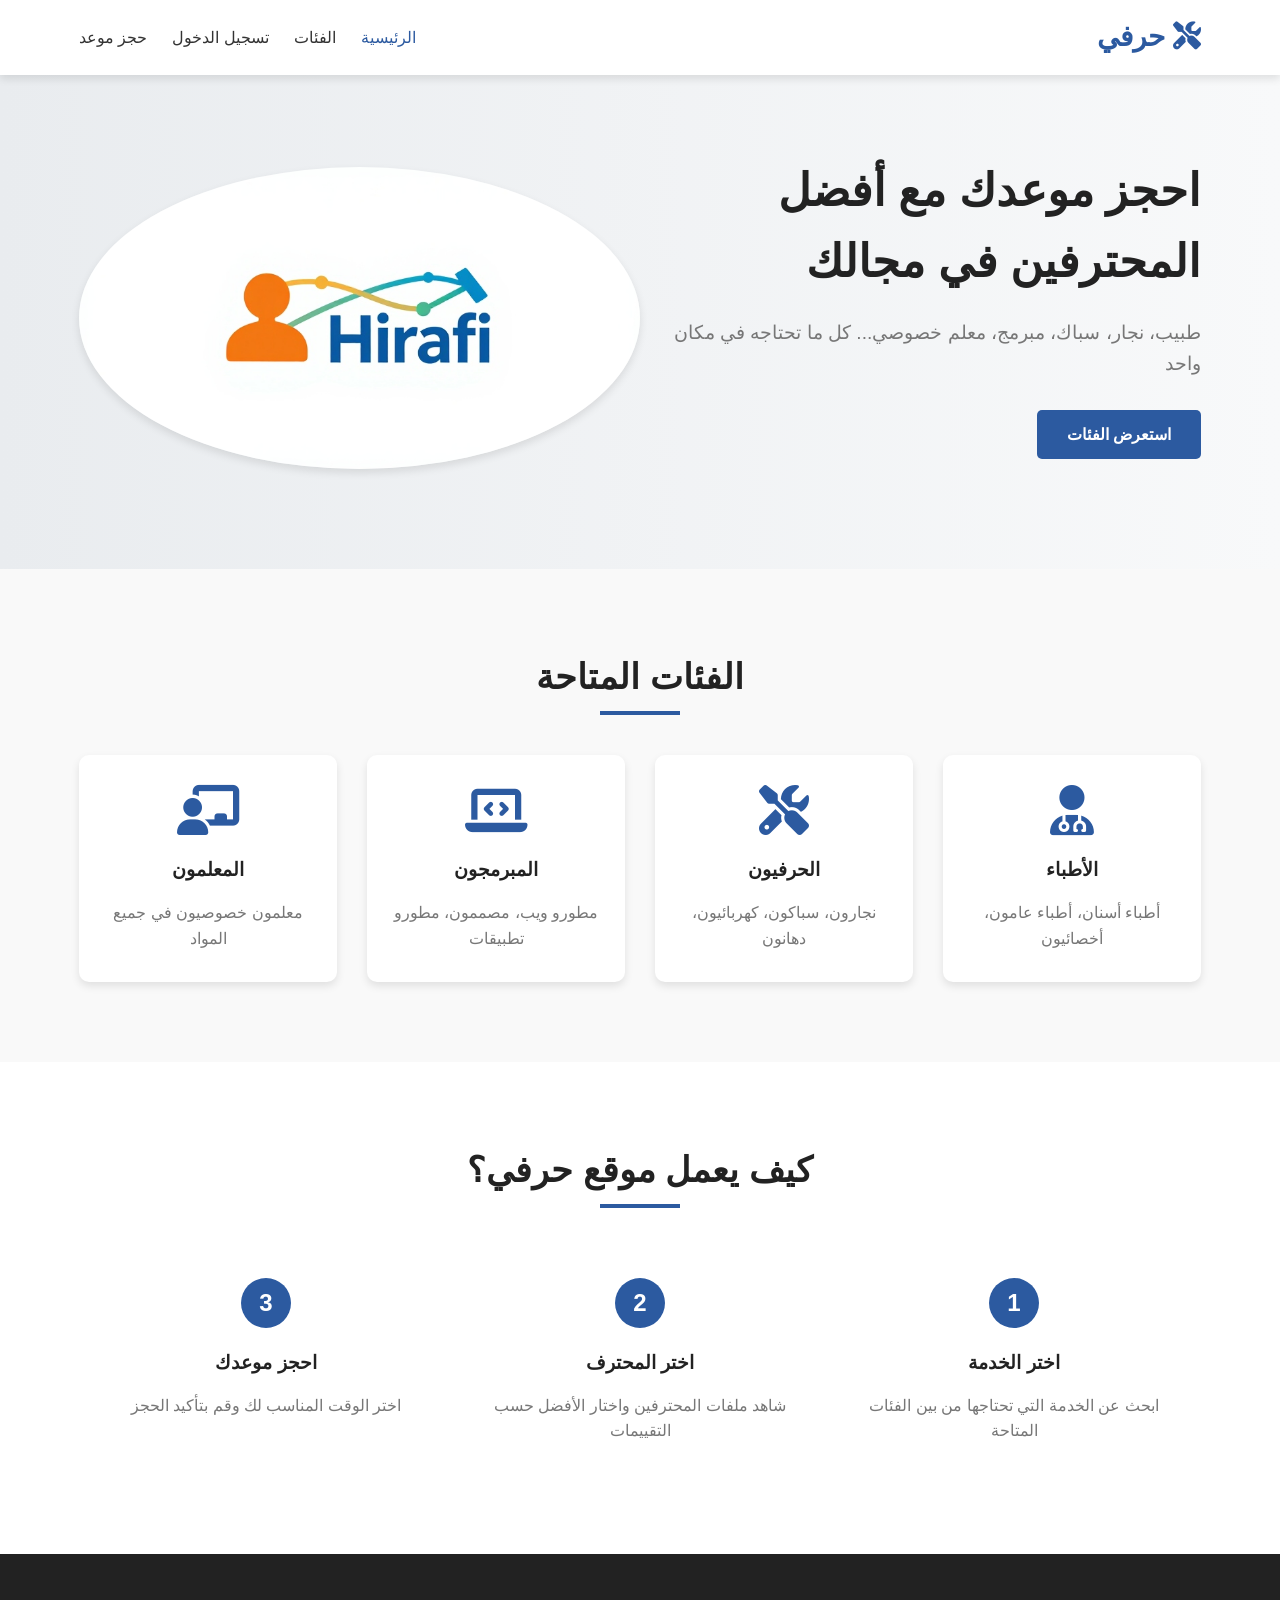
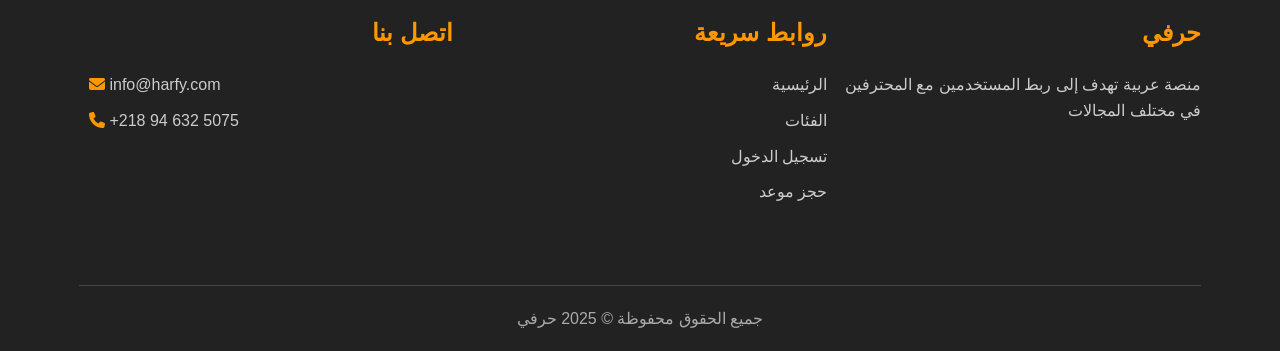
<file: index.html>
<!DOCTYPE html>
<html lang="ar" dir="rtl">
<head>
    <meta charset="UTF-8">
    <meta name="viewport" content="width=device-width, initial-scale=1.0">
    <title>حرفي - منصة حجز المواعيد مع المحترفين</title>
    <link rel="stylesheet" href="CSS/style.css">
    <link rel="stylesheet" href="https://cdnjs.cloudflare.com/ajax/libs/font-awesome/6.4.0/css/all.min.css">
</head>
<body>
    <!-- شريط التنقل -->
    <nav class="navbar">
        <div class="container">
            <a href="index.html" class="logo"><i class="fas fa-tools"> </i> حرفي</a>
            <input type="checkbox" id="menu-toggle" class="menu-checkbox">
            <label for="menu-toggle" class="menu-toggle">
                <i class="fas fa-bars"></i>
            </label>
            <ul class="nav-links">
                <li><a href="index.html" class="active">الرئيسية</a></li>
                <li><a href="categories.html">الفئات</a></li>
                <li><a href="login.html">تسجيل الدخول</a></li>
                <li><a href="booking.html">حجز موعد</a></li>
               
            </ul>
        </div>
    </nav>

    <!-- قسم الهيرو -->
    <section class="hero">
        <div class="container">
            <div class="hero-content">
                <h1>احجز موعدك مع أفضل المحترفين في مجالك</h1>
                <p>طبيب، نجار، سباك، مبرمج، معلم خصوصي... كل ما تحتاجه في مكان واحد</p>
                <a href="categories.html" class="btn-primary">استعرض الفئات</a>
            </div>
            <div class="hero-image">
                <img src="img/eng/output (3).jpg" alt="حرفي - احجز مع محترف">
            </div>
        </div>
    </section>

    <!-- قسم الفئات -->
    <section class="categories">
        <div class="container">
            <h2 class="section-title">الفئات المتاحة</h2>
            <div class="categories-grid">
                <div class="category-card">
                    <i class="fas fa-user-md"></i>
                    <h3>الأطباء</h3>
                    <p>أطباء أسنان، أطباء عامون، أخصائيون</p>
                </div>
                <div class="category-card">
                    <i class="fas fa-tools"></i>
                    <h3>الحرفيون</h3>
                    <p>نجارون، سباكون، كهربائيون، دهانون</p>
                </div>
                <div class="category-card">
                    <i class="fas fa-laptop-code"></i>
                    <h3>المبرمجون</h3>
                    <p>مطورو ويب، مصممون، مطورو تطبيقات</p>
                </div>
                <div class="category-card">
                    <i class="fas fa-chalkboard-teacher"></i>
                    <h3>المعلمون</h3>
                    <p>معلمون خصوصيون في جميع المواد</p>
                </div>
            </div>
        </div>
    </section>

    <!-- قسم كيف يعمل الموقع -->
    <section class="how-it-works">
        <div class="container">
            <h2 class="section-title">كيف يعمل موقع حرفي؟</h2>
            <div class="steps">
                <div class="step">
                    <span class="step-number">1</span>
                    <h3>اختر الخدمة</h3>
                    <p>ابحث عن الخدمة التي تحتاجها من بين الفئات المتاحة</p>
                </div>
                <div class="step">
                    <span class="step-number">2</span>
                    <h3>اختر المحترف</h3>
                    <p>شاهد ملفات المحترفين واختار الأفضل حسب التقييمات</p>
                </div>
                <div class="step">
                    <span class="step-number">3</span>
                    <h3>احجز موعدك</h3>
                    <p>اختر الوقت المناسب لك وقم بتأكيد الحجز</p>
                </div>
                
            </div>
        </div>
    </section>

    <!-- التذييل -->
    <footer class="footer">
        <div class="container">
            <div class="footer-content">
                <div class="footer-section">
                    <h3>حرفي</h3>
                    <p>منصة عربية تهدف إلى ربط المستخدمين مع المحترفين في مختلف المجالات</p>
                </div>
                <div class="footer-section">
                    <h3>روابط سريعة</h3>
                    <ul>
                        <li><a href="index.html">الرئيسية</a></li>
                        <li><a href="categories.html">الفئات</a></li>
                        <li><a href="login.html">تسجيل الدخول</a></li>
                        <li><a href="booking.html">حجز موعد</a></li>
                    </ul>
                </div>
                   <div class="footer-section">
                    <h3>اتصل بنا</h3>
                    <p dir="ltr"><i class="fas fa-envelope"></i> info@harfy.com</p>
                    <p dir="ltr"><i class="fas fa-phone" ></i> +218 94 632 5075</p>
                </div>
            </div>
            <div class="footer-bottom">
                <p>جميع الحقوق محفوظة &copy; 2025 حرفي</p>
            </div>
        </div>
    </footer>
</body>

</html>
</file>
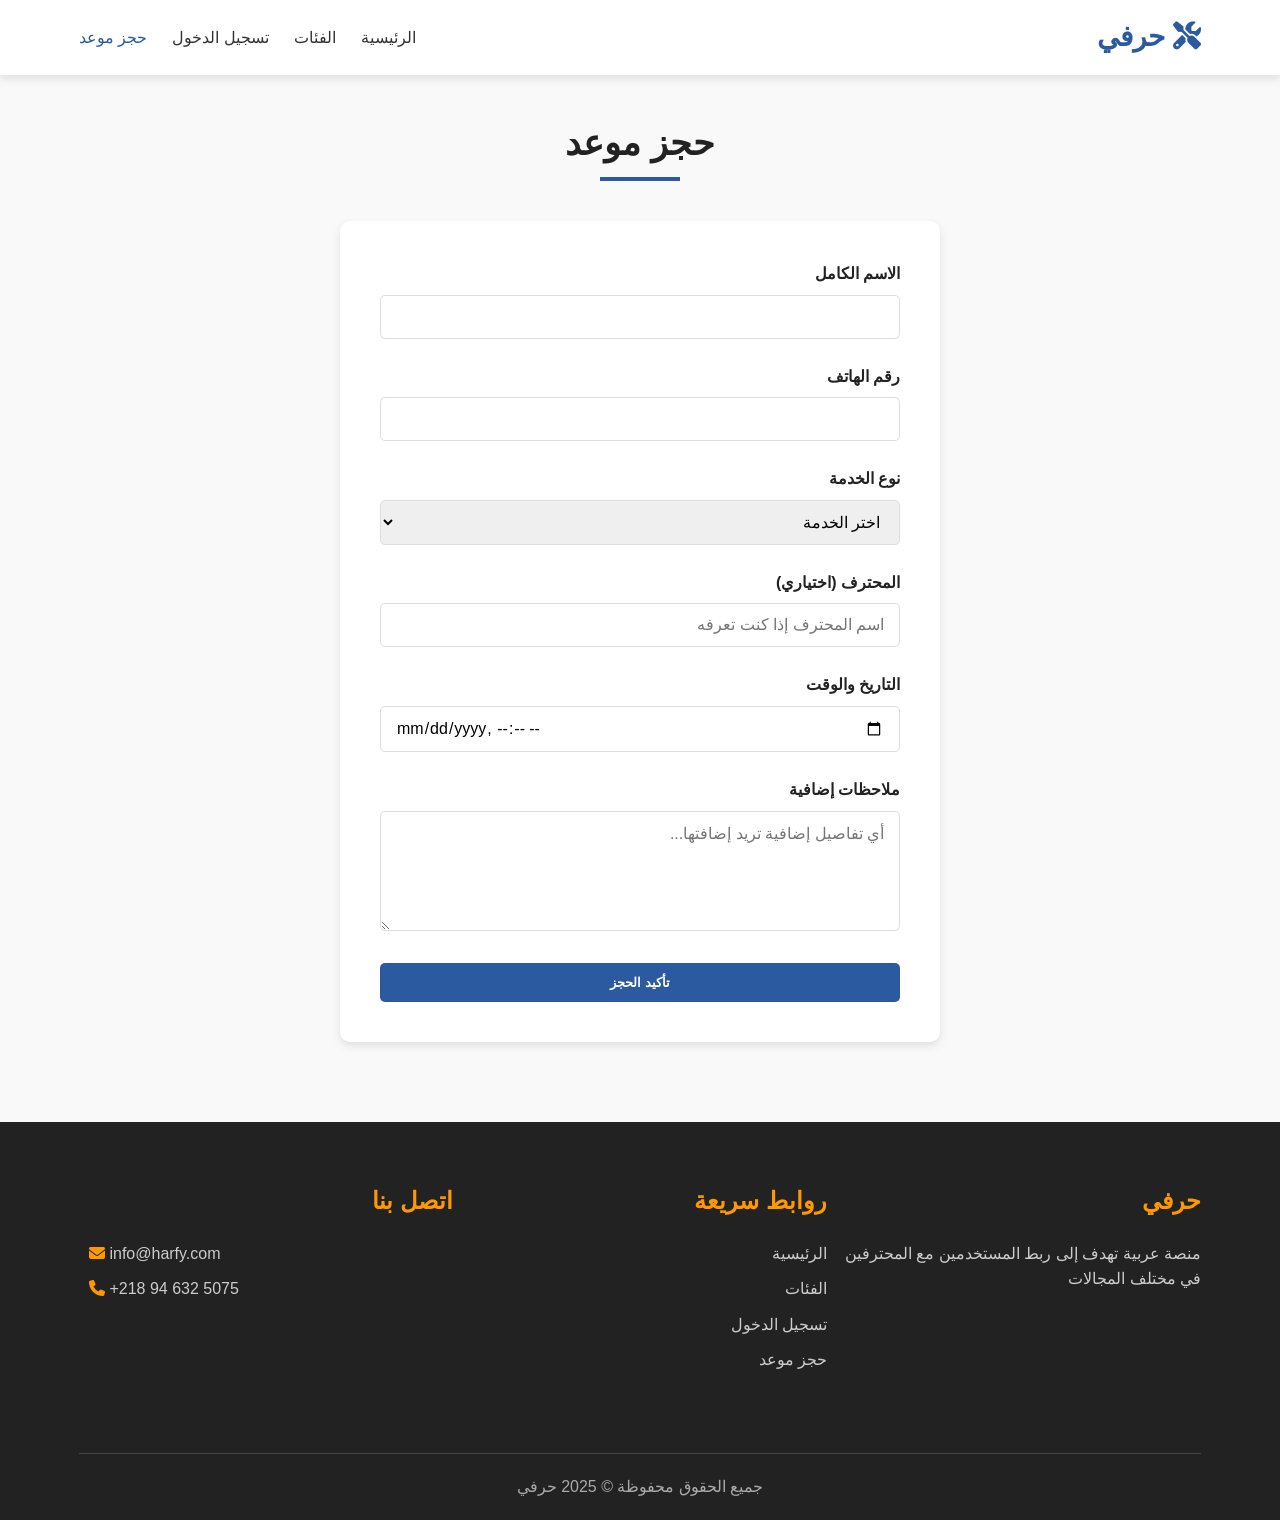
<file: booking.html>
<!DOCTYPE html>
<html lang="ar" dir="rtl">
<head>
    <meta charset="UTF-8">
    <meta name="viewport" content="width=device-width, initial-scale=1.0">
    <title>حجز موعد - حرفي</title>
    <link rel="stylesheet" href="CSS/style.css">
    <link rel="stylesheet" href="https://cdnjs.cloudflare.com/ajax/libs/font-awesome/6.4.0/css/all.min.css">
</head>
<body>
    <!-- شريط التنقل -->
    <nav class="navbar">
        <div class="container">
            <a href="index.html" class="logo"><i class="fas fa-tools"> </i> حرفي</a>
            <input type="checkbox" id="menu-toggle" class="menu-checkbox">
            <label for="menu-toggle" class="menu-toggle">
                <i class="fas fa-bars"></i>
            </label>
            <ul class="nav-links">
                <li><a href="index.html">الرئيسية</a></li>
                <li><a href="categories.html">الفئات</a></li>
                <li><a href="login.html">تسجيل الدخول</a></li>
                <li><a href="booking.html" class="active">حجز موعد</a></li>
            </ul>
        </div>
    </nav>

    <!-- نموذج الحجز -->
    <section class="categories" style="padding: 40px 0;">
        <div class="container">
            <h2 class="section-title">حجز موعد</h2>
            <form class="booking-form" id="bookingForm" action="" method="get">
                <div class="form-group">
                    <label for="name">الاسم الكامل</label>
                    <input type="text" id="name" name="name" required>
                </div>
                <div class="form-group">
                    <label for="phone">رقم الهاتف</label>
                    <input type="tel" id="phone" name="phone" required>
                </div>
                <div class="form-group">
                    <label for="service">نوع الخدمة</label>
                    <select id="service" name="service" required>
                        <option value="">اختر الخدمة</option>
                        <option value="طبيب أسنان">طبيب أسنان</option>
                        <option value="نجار">نجار</option>
                        <option value="سباك">سباك</option>
                        <option value="مبرمج">مبرمج</option>
                        <option value="معلم خصوصي">معلم خصوصي</option>
                    </select>
                </div>
                <div class="form-group">
                    <label for="professional">المحترف (اختياري)</label>
                    <input type="text" id="professional" name="professional" placeholder="اسم المحترف إذا كنت تعرفه">
                </div>
                <div class="form-group">
                    <label for="date">التاريخ والوقت</label>
                    <input type="datetime-local" id="date" name="date" required>
                </div>
                <div class="form-group">
                    <label for="message">ملاحظات إضافية</label>
                    <textarea id="message" name="message" placeholder="أي تفاصيل إضافية تريد إضافتها..."></textarea>
                </div>
                <button type="submit" class="btn-primary" style="width: 100%;">تأكيد الحجز</button>
            </form>
        </div>
    </section>

    <!-- التذييل -->
    <footer class="footer">
        <div class="container">
            <div class="footer-content">
                <div class="footer-section">
                    <h3>حرفي</h3>
                    <p>منصة عربية تهدف إلى ربط المستخدمين مع المحترفين في مختلف المجالات</p>
                </div>
                <div class="footer-section">
                    <h3>روابط سريعة</h3>
                    <ul>
                        <li><a href="index.html">الرئيسية</a></li>
                        <li><a href="categories.html">الفئات</a></li>
                        <li><a href="login.html">تسجيل الدخول</a></li>
                        <li><a href="booking.html">حجز موعد</a></li>
                    </ul>
                </div>
                <div class="footer-section">
                    <h3>اتصل بنا</h3>
                     <p dir="ltr"><i class="fas fa-envelope"></i> info@harfy.com</p>
                    <p dir="ltr"><i class="fas fa-phone" ></i> +218 94 632 5075</p>
                </div>
            </div>
            <div class="footer-bottom">
                <p>جميع الحقوق محفوظة &copy; 2025 حرفي</p>
            </div>
        </div>
    </footer>
</body>

</html>
</file>
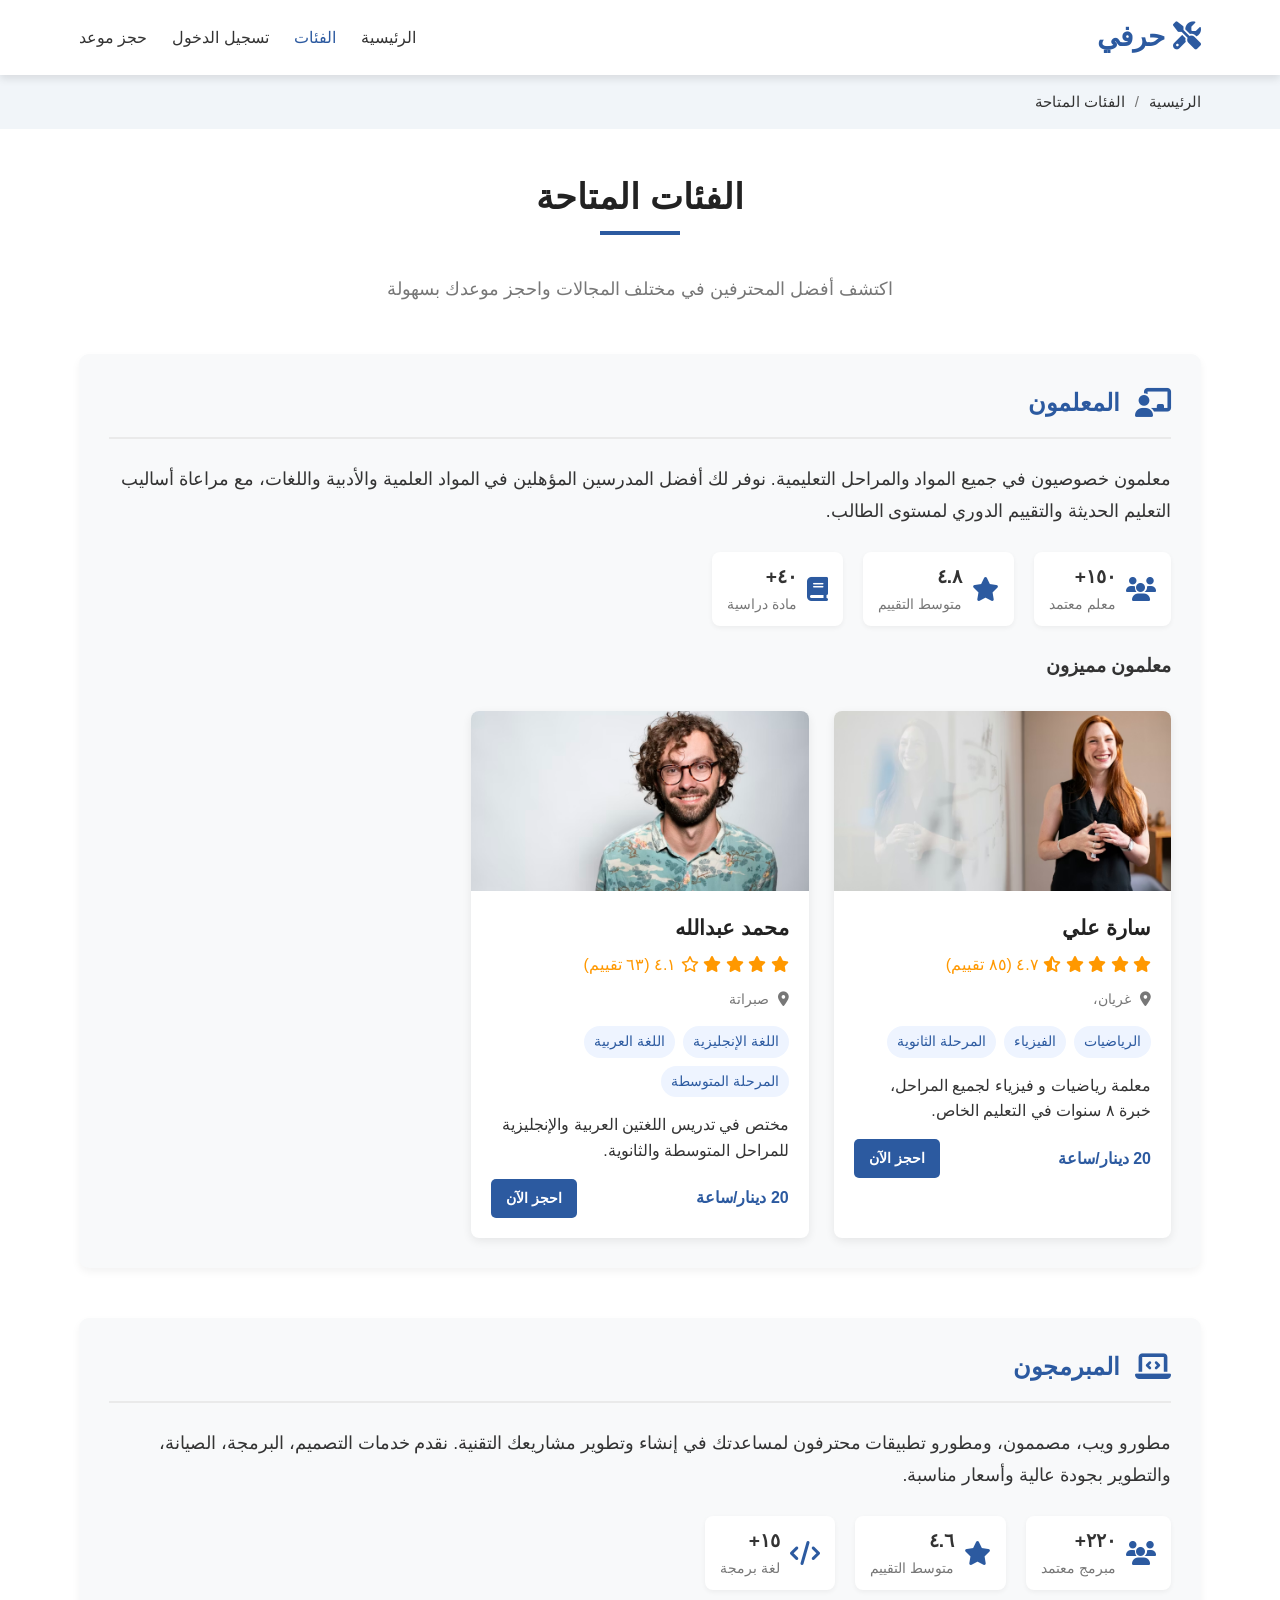
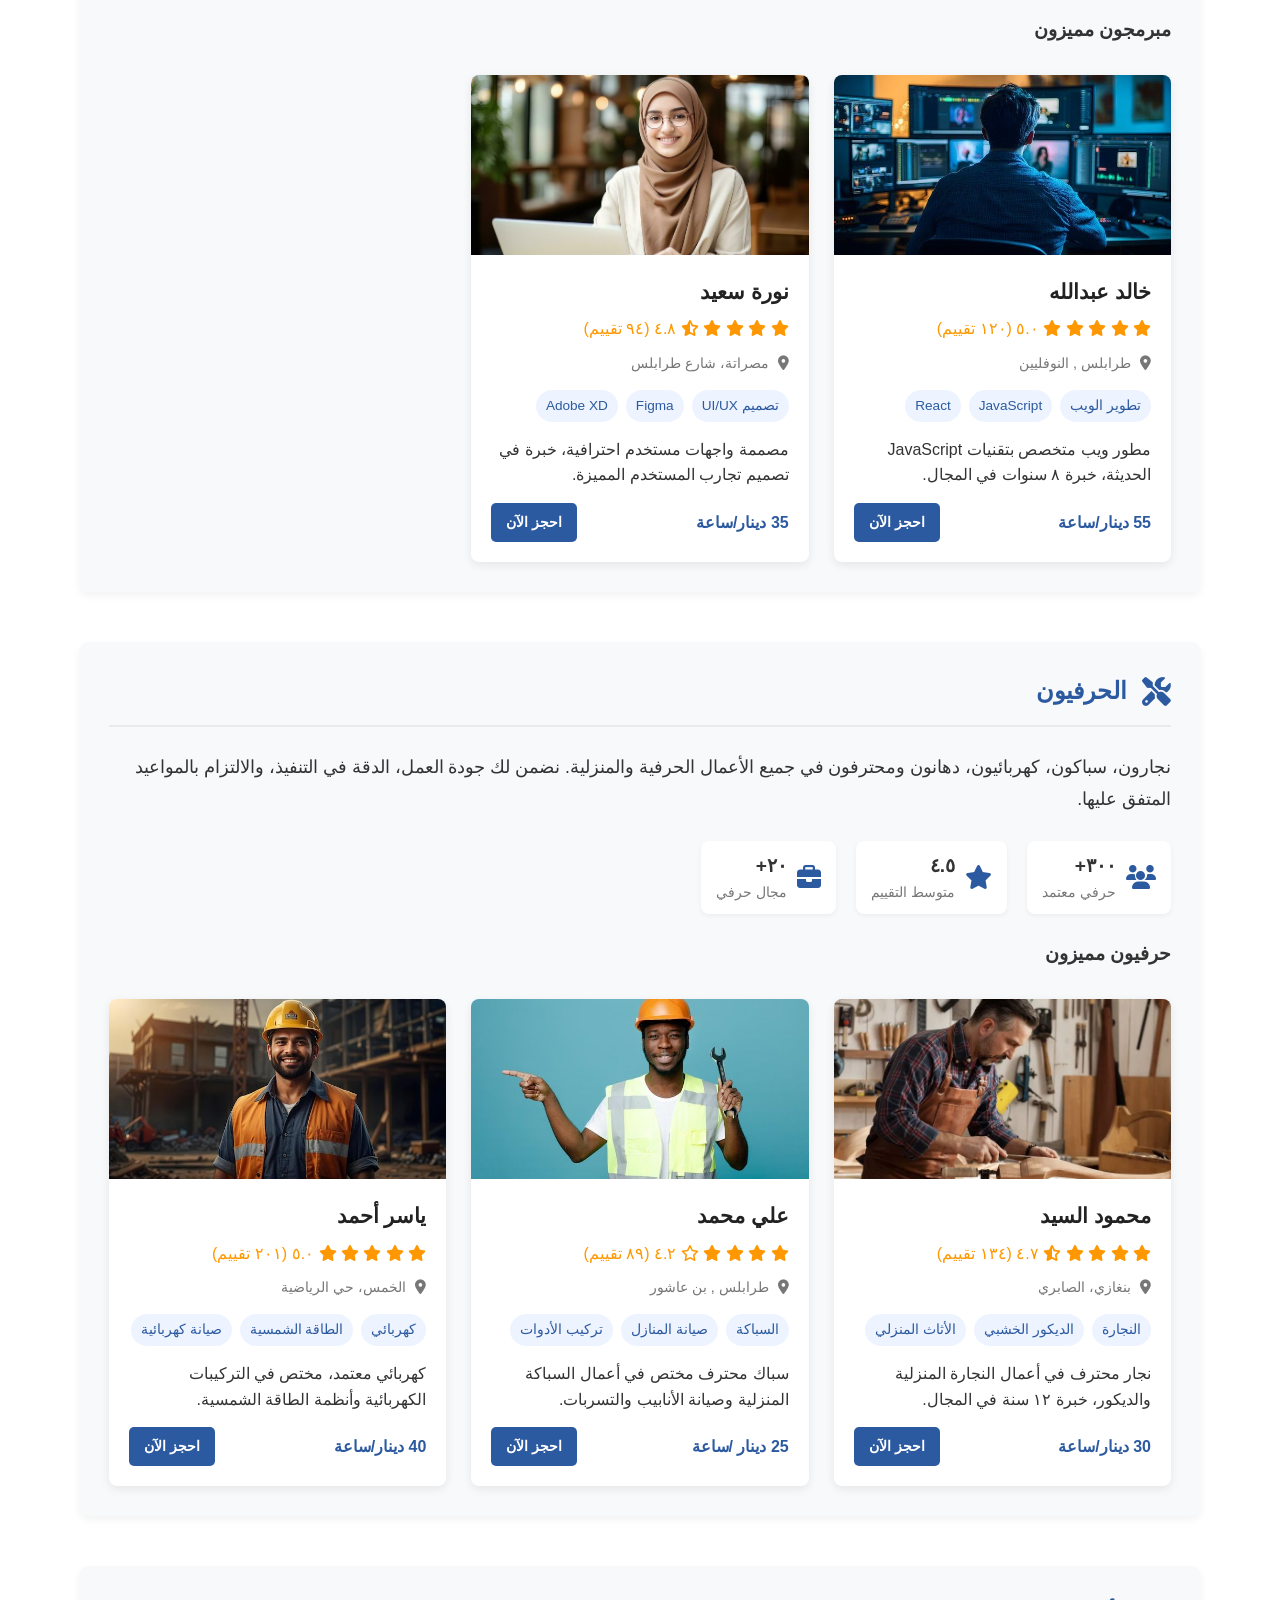
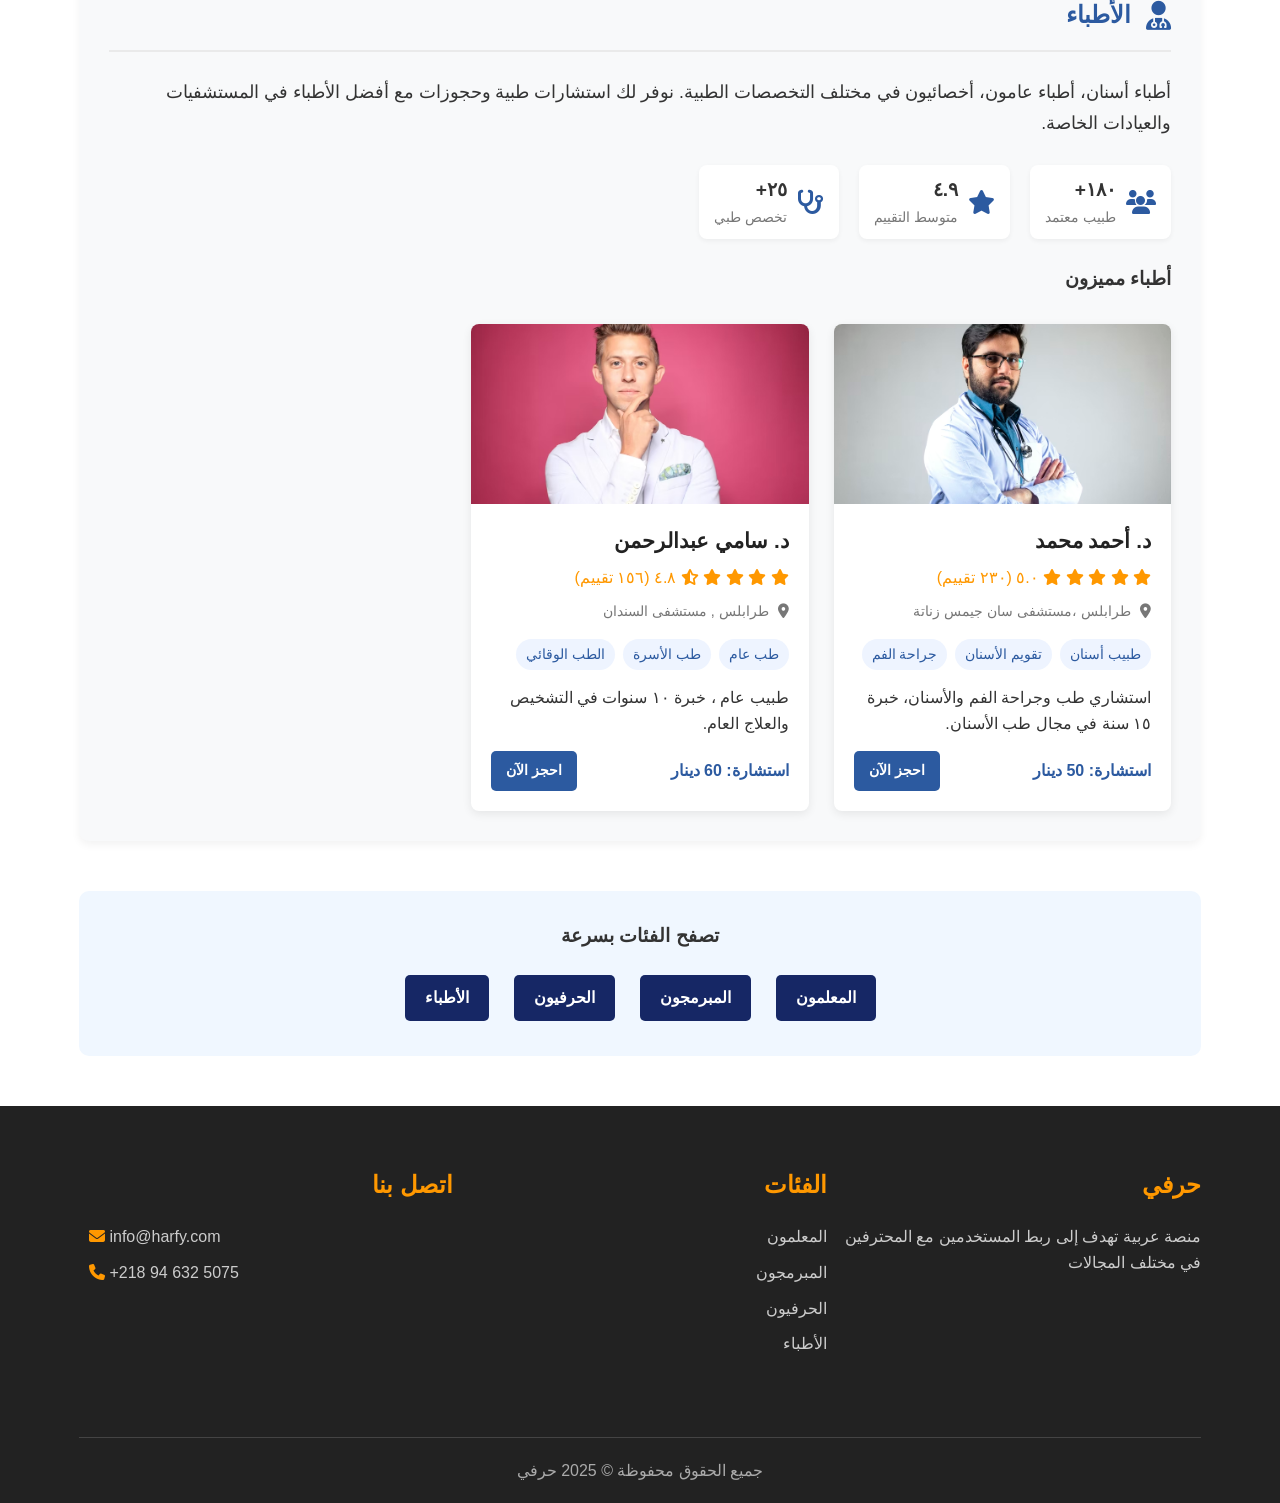
<file: categories.html>
<!DOCTYPE html>
<html lang="ar" dir="rtl">
<head>
    <meta charset="UTF-8">
    <meta name="viewport" content="width=device-width, initial-scale=1.0">
    <title>الفئات المتاحة - حرفي</title>
    <link rel="stylesheet" href="CSS/style.css">
    <link rel="stylesheet" href="https://cdnjs.cloudflare.com/ajax/libs/font-awesome/6.4.0/css/all.min.css">
</head>
<body>
    <!-- شريط التنقل -->
    <nav class="navbar">
        <div class="container">
            <a href="index.html" class="logo"><i class="fas fa-tools"> </i> حرفي</a>
            <input type="checkbox" id="menu-toggle" class="menu-checkbox">
            <label for="menu-toggle" class="menu-toggle">
                <i class="fas fa-bars"></i>
            </label>
            <ul class="nav-links">
                <li><a href="index.html">الرئيسية</a></li>
                <li><a href="categories.html" class="active">الفئات</a></li>
                <li><a href="login.html">تسجيل الدخول</a></li>
                <li><a href="booking.html">حجز موعد</a></li>
            </ul>
        </div>
    </nav>

    <!-- مسار التنقل -->
    <div class="breadcrumb">
        <div class="container">
            <div class="breadcrumb-links">
                <a href="index.html">الرئيسية</a>
                <span class="separator">/</span>
                <span>الفئات المتاحة</span>
            </div>
        </div>
    </div>

    <!-- محتوى الصفحة -->
    <main class="container">
        <h1 class="section-title">الفئات المتاحة</h1>
        <p class="page-intro">
            اكتشف أفضل المحترفين في مختلف المجالات واحجز موعدك بسهولة
        </p>
        
        <!-- قسم المعلمون -->
        <section class="category-detail" id="teachers">
            <h2><i class="fas fa-chalkboard-teacher"></i> المعلمون</h2>
            <p class="category-intro">
                معلمون خصوصيون في جميع المواد والمراحل التعليمية. نوفر لك أفضل المدرسين المؤهلين في المواد العلمية والأدبية واللغات، مع مراعاة أساليب التعليم الحديثة والتقييم الدوري لمستوى الطالب.
            </p>
            
            <div class="category-stats">
                <div class="stat-item">
                    <i class="fas fa-users"></i>
                    <div class="stat-text">
                        <span class="stat-value">١٥٠+</span>
                        <span class="stat-label">معلم معتمد</span>
                    </div>
                </div>
                <div class="stat-item">
                    <i class="fas fa-star"></i>
                    <div class="stat-text">
                        <span class="stat-value">٤.٨</span>
                        <span class="stat-label">متوسط التقييم</span>
                    </div>
                </div>
                <div class="stat-item">
                    <i class="fas fa-book"></i>
                    <div class="stat-text">
                        <span class="stat-value">٤٠+</span>
                        <span class="stat-label">مادة دراسية</span>
                    </div>
                </div>
            </div>
            
            <h3>معلمون مميزون</h3>
            <div class="professionals-list">
                <!-- معلم 1 -->
                <div class="professional-item">
                    <div class="professional-img">
                        <img src="img/tet/photo-1580894732444-8ecded7900cd.avif" alt="سارة علي">
                    </div>
                    <div class="professional-info">
                        <h4 class="professional-name">سارة علي</h4>
                        <div class="professional-rating">
                            <i class="fas fa-star"></i>
                            <i class="fas fa-star"></i>
                            <i class="fas fa-star"></i>
                            <i class="fas fa-star"></i>
                            <i class="fas fa-star-half-alt"></i>
                            <span>٤.٧ (٨٥ تقييم)</span>
                        </div>
                        <div class="professional-location">
                            <i class="fas fa-map-marker-alt"></i> غريان، 
                        </div>
                        <div class="professional-skills">
                            <span class="skill-tag">الرياضيات</span>
                            <span class="skill-tag">الفيزياء</span>
                            <span class="skill-tag">المرحلة الثانوية</span>
                        </div>
                        <p>معلمة رياضيات و فيزياء لجميع المراحل، خبرة ٨ سنوات في التعليم الخاص.</p>
                        <div class="professional-footer">
                            <span class="professional-price">20 دينار/ساعة</span>
                            <a href="booking.html" class="btn-primary">احجز الآن</a>
                        </div>
                    </div>
                </div>
                
                <!-- معلم 2 -->
                <div class="professional-item">
                    <div class="professional-img">
                        <img src="img/tet/photo-1568602471122-7832951cc4c5.avif" alt="محمد عبدالله">
                    </div>
                    <div class="professional-info">
                        <h4 class="professional-name">محمد عبدالله</h4>
                        <div class="professional-rating">
                            <i class="fas fa-star"></i>
                            <i class="fas fa-star"></i>
                            <i class="fas fa-star"></i>
                            <i class="fas fa-star"></i>
                            <i class="far fa-star"></i>
                            <span>٤.١ (٦٣ تقييم)</span>
                        </div>
                        <div class="professional-location">
                            <i class="fas fa-map-marker-alt"></i> صبراتة  
                        </div>
                        <div class="professional-skills">
                            <span class="skill-tag">اللغة الإنجليزية</span>
                            <span class="skill-tag">اللغة العربية</span>
                            <span class="skill-tag">المرحلة المتوسطة</span>
                        </div>
                        <p>مختص في تدريس اللغتين العربية والإنجليزية للمراحل المتوسطة والثانوية.</p>
                        <div class="professional-footer">
                            <span class="professional-price">20 دينار/ساعة</span>
                            <a href="booking.html" class="btn-primary">احجز الآن</a>
                        </div>
                    </div>
                </div>
            </div>
        </section>
        
        <!-- قسم المبرمجون -->
        <section class="category-detail" id="programmers">
            <h2><i class="fas fa-laptop-code"></i> المبرمجون</h2>
            <p class="category-intro">
                مطورو ويب، مصممون، ومطورو تطبيقات محترفون لمساعدتك في إنشاء وتطوير مشاريعك التقنية. نقدم خدمات التصميم، البرمجة، الصيانة، والتطوير بجودة عالية وأسعار مناسبة.
            </p>
            
            <div class="category-stats">
                <div class="stat-item">
                    <i class="fas fa-users"></i>
                    <div class="stat-text">
                        <span class="stat-value">٢٢٠+</span>
                        <span class="stat-label">مبرمج معتمد</span>
                    </div>
                </div>
                <div class="stat-item">
                    <i class="fas fa-star"></i>
                    <div class="stat-text">
                        <span class="stat-value">٤.٦</span>
                        <span class="stat-label">متوسط التقييم</span>
                    </div>
                </div>
                <div class="stat-item">
                    <i class="fas fa-code"></i>
                    <div class="stat-text">
                        <span class="stat-value">١٥+</span>
                        <span class="stat-label">لغة برمجة</span>
                    </div>
                </div>
            </div>
            
            <h3>مبرمجون مميزون</h3>
            <div class="professionals-list">
                <!-- مبرمج 1 -->
                <div class="professional-item">
                    <div class="professional-img">
                        <img src="img/programer/8c98a629a49af4b40981077bfc93db44.jpg" alt="خالد عبدالله">
                    </div>
                    <div class="professional-info">
                        <h4 class="professional-name">خالد عبدالله</h4>
                        <div class="professional-rating">
                            <i class="fas fa-star"></i>
                            <i class="fas fa-star"></i>
                            <i class="fas fa-star"></i>
                            <i class="fas fa-star"></i>
                            <i class="fas fa-star"></i>
                            <span>٥.٠ (١٢٠ تقييم)</span>
                        </div>
                        <div class="professional-location">
                            <i class="fas fa-map-marker-alt"></i> طرابلس , النوفليين
                        </div>
                        <div class="professional-skills">
                            <span class="skill-tag">تطوير الويب</span>
                            <span class="skill-tag">JavaScript</span>
                            <span class="skill-tag">React</span>
                        </div>
                        <p>مطور ويب متخصص بتقنيات JavaScript الحديثة، خبرة ٨ سنوات في المجال.</p>
                        <div class="professional-footer">
                            <span class="professional-price">55 دينار/ساعة</span>
                            <a href="booking.html" class="btn-primary">احجز الآن</a>
                        </div>
                    </div>
                </div>
                
                <!-- مبرمج 2 -->
                <div class="professional-item">
                    <div class="professional-img">
                        <img src="img/programer/18ca03bd23d8f7389068623eb909e55c.jpg" alt="نورة سعيد">
                    </div>
                    <div class="professional-info">
                        <h4 class="professional-name">نورة سعيد</h4>
                        <div class="professional-rating">
                            <i class="fas fa-star"></i>
                            <i class="fas fa-star"></i>
                            <i class="fas fa-star"></i>
                            <i class="fas fa-star"></i>
                            <i class="fas fa-star-half-alt"></i>
                            <span>٤.٨ (٩٤ تقييم)</span>
                        </div>
                        <div class="professional-location">
                            <i class="fas fa-map-marker-alt"></i> مصراتة، شارع طرابلس 
                        </div>
                        <div class="professional-skills">
                            <span class="skill-tag">تصميم UI/UX</span>
                            <span class="skill-tag">Figma</span>
                            <span class="skill-tag">Adobe XD</span>
                        </div>
                        <p>مصممة واجهات مستخدم احترافية، خبرة في تصميم تجارب المستخدم المميزة.</p>
                        <div class="professional-footer">
                            <span class="professional-price">35 دينار/ساعة</span>
                            <a href="booking.html" class="btn-primary">احجز الآن</a>
                        </div>
                    </div>
                </div>
            </div>
        </section>
        
        <!-- قسم الحرفيون -->
        <section class="category-detail" id="craftsmen">
            <h2><i class="fas fa-tools"></i> الحرفيون</h2>
            <p class="category-intro">
                نجارون، سباكون، كهربائيون، دهانون ومحترفون في جميع الأعمال الحرفية والمنزلية. نضمن لك جودة العمل، الدقة في التنفيذ، والالتزام بالمواعيد المتفق عليها.
            </p>
            
            <div class="category-stats">
                <div class="stat-item">
                    <i class="fas fa-users"></i>
                    <div class="stat-text">
                        <span class="stat-value">٣٠٠+</span>
                        <span class="stat-label">حرفي معتمد</span>
                    </div>
                </div>
                <div class="stat-item">
                    <i class="fas fa-star"></i>
                    <div class="stat-text">
                        <span class="stat-value">٤.٥</span>
                        <span class="stat-label">متوسط التقييم</span>
                    </div>
                </div>
                <div class="stat-item">
                    <i class="fas fa-briefcase"></i>
                    <div class="stat-text">
                        <span class="stat-value">٢٠+</span>
                        <span class="stat-label">مجال حرفي</span>
                    </div>
                </div>
            </div>
            
            <h3>حرفيون مميزون</h3>
            <div class="professionals-list">
                <!-- حرفي 1 -->
                <div class="professional-item">
                    <div class="professional-img">
                        <img src="img/eng/ajar.jpg" alt="محمود السيد">
                    </div>
                    <div class="professional-info">
                        <h4 class="professional-name">محمود السيد</h4>
                        <div class="professional-rating">
                            <i class="fas fa-star"></i>
                            <i class="fas fa-star"></i>
                            <i class="fas fa-star"></i>
                            <i class="fas fa-star"></i>
                            <i class="fas fa-star-half-alt"></i>
                            <span>٤.٧ (١٣٤ تقييم)</span>
                        </div>
                        <div class="professional-location">
                            <i class="fas fa-map-marker-alt"></i> بنغازي، الصابري 
                        </div>
                        <div class="professional-skills">
                            <span class="skill-tag">النجارة</span>
                            <span class="skill-tag">الديكور الخشبي</span>
                            <span class="skill-tag">الأثاث المنزلي</span>
                        </div>
                        <p>نجار محترف في أعمال النجارة المنزلية والديكور، خبرة ١٢ سنة في المجال.</p>
                        <div class="professional-footer">
                            <span class="professional-price">30 دينار/ساعة</span>
                            <a href="booking.html" class="btn-primary">احجز الآن</a>
                        </div>
                    </div>
                </div>
                
                <!-- حرفي 2 -->
                <div class="professional-item">
                    <div class="professional-img">
                        <img src="img/eng/b5e16976d98a0e6072c3b0287242cbbf.jpg" alt="علي محمد">
                    </div>
                    <div class="professional-info">
                        <h4 class="professional-name">علي محمد</h4>
                        <div class="professional-rating">
                            <i class="fas fa-star"></i>
                            <i class="fas fa-star"></i>
                            <i class="fas fa-star"></i>
                            <i class="fas fa-star"></i>
                            <i class="far fa-star"></i>
                            <span>٤.٢ (٨٩ تقييم)</span>
                        </div>
                        <div class="professional-location">
                            <i class="fas fa-map-marker-alt"></i> طرابلس , بن عاشور
                        </div>
                        <div class="professional-skills">
                            <span class="skill-tag">السباكة</span>
                            <span class="skill-tag">صيانة المنازل</span>
                            <span class="skill-tag">تركيب الأدوات</span>
                        </div>
                        <p>سباك محترف مختص في أعمال السباكة المنزلية وصيانة الأنابيب والتسربات.</p>
                        <div class="professional-footer">
                            <span class="professional-price">25  دينار /ساعة</span>
                            <a href="booking.html" class="btn-primary">احجز الآن</a>
                        </div>
                    </div>
                </div>
                
                <!-- حرفي 3 -->
                <div class="professional-item">
                    <div class="professional-img">
                        <img src="img/eng/fbcbc659a5051384178f5ff0da240b96.jpg" alt="ياسر أحمد">
                    </div>
                    <div class="professional-info">
                        <h4 class="professional-name">ياسر أحمد</h4>
                        <div class="professional-rating">
                            <i class="fas fa-star"></i>
                            <i class="fas fa-star"></i>
                            <i class="fas fa-star"></i>
                            <i class="fas fa-star"></i>
                            <i class="fas fa-star"></i>
                            <span>٥.٠ (٢٠١ تقييم)</span>
                        </div>
                        <div class="professional-location">
                            <i class="fas fa-map-marker-alt"></i> الخمس، حي الرياضية
                        </div>
                        <div class="professional-skills">
                            <span class="skill-tag">كهربائي</span>
                            <span class="skill-tag">الطاقة الشمسية</span>
                            <span class="skill-tag">صيانة كهربائية</span>
                        </div>
                        <p>كهربائي معتمد، مختص في التركيبات الكهربائية وأنظمة الطاقة الشمسية.</p>
                        <div class="professional-footer">
                            <span class="professional-price">40 دينار/ساعة</span>
                            <a href="booking.html" class="btn-primary">احجز الآن</a>
                        </div>
                    </div>
                </div>
            </div>
        </section>
        
        <!-- قسم الأطباء -->
        <section class="category-detail" id="doctors">
            <h2><i class="fas fa-user-md"></i> الأطباء</h2>
            <p class="category-intro">
                أطباء أسنان، أطباء عامون، أخصائيون في مختلف التخصصات الطبية. نوفر لك استشارات طبية وحجوزات مع أفضل الأطباء في المستشفيات والعيادات الخاصة.
            </p>
            
            <div class="category-stats">
                <div class="stat-item">
                    <i class="fas fa-users"></i>
                    <div class="stat-text">
                        <span class="stat-value">١٨٠+</span>
                        <span class="stat-label">طبيب معتمد</span>
                    </div>
                </div>
                <div class="stat-item">
                    <i class="fas fa-star"></i>
                    <div class="stat-text">
                        <span class="stat-value">٤.٩</span>
                        <span class="stat-label">متوسط التقييم</span>
                    </div>
                </div>
                <div class="stat-item">
                    <i class="fas fa-stethoscope"></i>
                    <div class="stat-text">
                        <span class="stat-value">٢٥+</span>
                        <span class="stat-label">تخصص طبي</span>
                    </div>
                </div>
            </div>
            
            <h3>أطباء مميزون</h3>
            <div class="professionals-list">
                <!-- طبيب 1 -->
                <div class="professional-item">
                    <div class="professional-img">
                        <img src="img/doctor/photo-1612349317150-e413f6a5b16d.avif" alt="د. أحمد محمد">
                    </div>
                    <div class="professional-info">
                        <h4 class="professional-name">د. أحمد محمد</h4>
                        <div class="professional-rating">
                            <i class="fas fa-star"></i>
                            <i class="fas fa-star"></i>
                            <i class="fas fa-star"></i>
                            <i class="fas fa-star"></i>
                            <i class="fas fa-star"></i>
                            <span>٥.٠ (٢٣٠ تقييم)</span>
                        </div>
                        <div class="professional-location">
                            <i class="fas fa-map-marker-alt"></i> طرابلس ،مستشفى سان جيمس زناتة 
                        </div>
                        <div class="professional-skills">
                            <span class="skill-tag">طبيب أسنان</span>
                            <span class="skill-tag">تقويم الأسنان</span>
                            <span class="skill-tag">جراحة الفم</span>
                        </div>
                        <p>استشاري طب وجراحة الفم والأسنان، خبرة ١٥ سنة في مجال طب الأسنان.</p>
                        <div class="professional-footer">
                            <span class="professional-price">استشارة: 50 دينار </span>
                            <a href="booking.html" class="btn-primary">احجز الآن</a>
                        </div>
                    </div>
                </div>
                
                <!-- طبيب 2 -->
                <div class="professional-item">
                    <div class="professional-img">
                        <img src="img/doctor/photo-1537368910025-700350fe46c7.avif" alt="د. سمية عبدالرحمن">
                    </div>
                    <div class="professional-info">
                        <h4 class="professional-name">د. سامي عبدالرحمن</h4>
                        <div class="professional-rating">
                            <i class="fas fa-star"></i>
                            <i class="fas fa-star"></i>
                            <i class="fas fa-star"></i>
                            <i class="fas fa-star"></i>
                            <i class="fas fa-star-half-alt"></i>
                            <span>٤.٨ (١٥٦ تقييم)</span>
                        </div>
                        <div class="professional-location">
                            <i class="fas fa-map-marker-alt"></i> طرابلس , مستشفى السندان
                        </div>
                        <div class="professional-skills">
                            <span class="skill-tag">طب عام</span>
                            <span class="skill-tag">طب الأسرة</span>
                            <span class="skill-tag">الطب الوقائي</span>
                        </div>
                        <p>طبيب عام ، خبرة ١٠ سنوات في التشخيص والعلاج العام.</p>
                        <div class="professional-footer">
                            <span class="professional-price">استشارة: 60 دينار</span>
                            <a href="booking.html" class="btn-primary">احجز الآن</a>
                        </div>
                    </div>
                </div>
            </div>
        </section>
        
        <!-- روابط سريعة للفئات -->
        <div class="category-quick-links">
            <h3>تصفح الفئات بسرعة</h3>
            <div class="links-container">
                <a href="#teachers" class="btn-primary" style="background-color: #162765;">المعلمون</a>
                <a href="#programmers" class="btn-primary" style="background-color: #162765;">المبرمجون</a>
                <a href="#craftsmen" class="btn-primary" style="background-color: #162765;">الحرفيون</a>
                <a href="#doctors" class="btn-primary" style="background-color: #162765;">الأطباء</a>
            </div>
        </div>
    </main>

    <!-- التذييل -->
    <footer class="footer">
        <div class="container">
            <div class="footer-content">
                <div class="footer-section">
                    <h3>حرفي</h3>
                    <p>منصة عربية تهدف إلى ربط المستخدمين مع المحترفين في مختلف المجالات</p>
                </div>
                <div class="footer-section">
                    <h3>الفئات</h3>
                    <ul>
                        <li><a href="#teachers">المعلمون</a></li>
                        <li><a href="#programmers">المبرمجون</a></li>
                        <li><a href="#craftsmen">الحرفيون</a></li>
                        <li><a href="#doctors">الأطباء</a></li>
                    </ul>
                </div>
                <div class="footer-section">
                    <h3>اتصل بنا</h3>
                     <p dir="ltr"><i class="fas fa-envelope"></i> info@harfy.com</p>
                    <p dir="ltr"><i class="fas fa-phone" ></i> +218 94 632 5075</p>
                </div>
            </div>
            <div class="footer-bottom">
                <p>جميع الحقوق محفوظة &copy; 2025 حرفي</p>
            </div>
        </div>
    </footer>
</body>

</html>
</file>
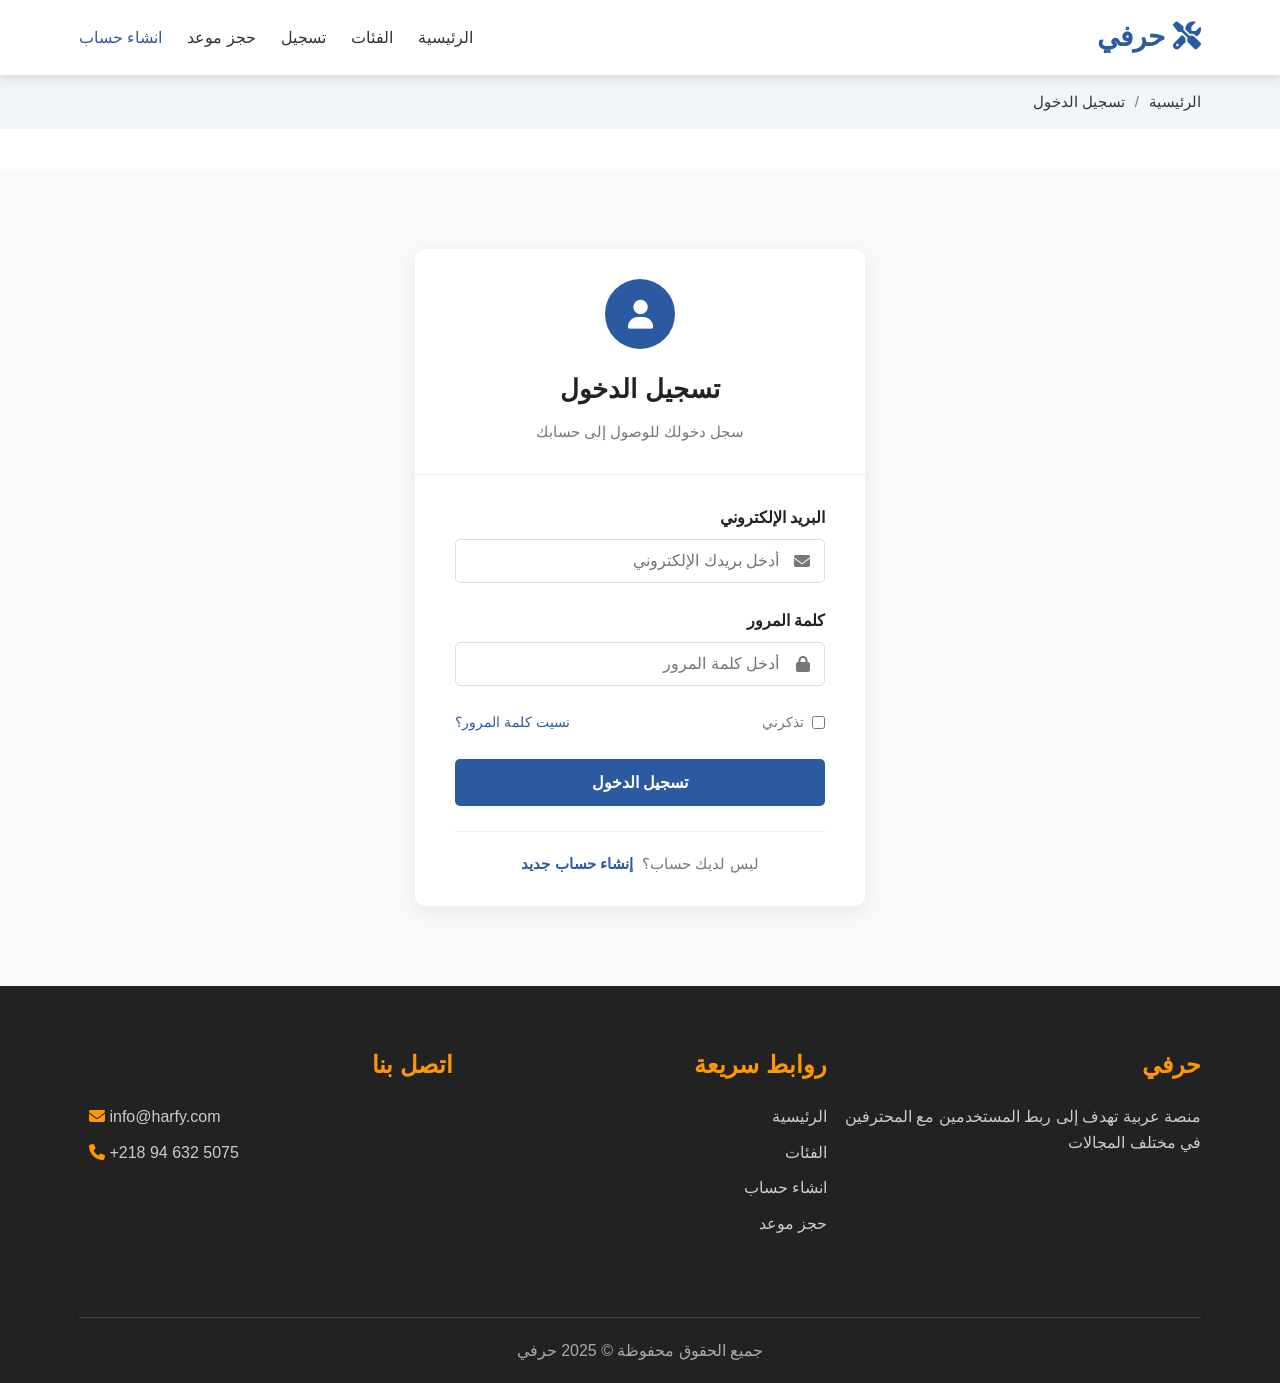
<file: login.html>
<!DOCTYPE html>
<html lang="ar" dir="rtl">
<head>
    <meta charset="UTF-8">
    <meta name="viewport" content="width=device-width, initial-scale=1.0">
    <title>تسجيل الدخول - حرفي</title>
    <link rel="stylesheet" href="CSS/style.css">
    <link rel="stylesheet" href="https://cdnjs.cloudflare.com/ajax/libs/font-awesome/6.4.0/css/all.min.css">
</head>
<body>
    <!-- شريط التنقل -->
    <nav class="navbar">
        <div class="container">
            <a href="index.html" class="logo"><i class="fas fa-tools"> </i> حرفي</a>
            <input type="checkbox" id="menu-toggle" class="menu-checkbox">
            <label for="menu-toggle" class="menu-toggle">
                <i class="fas fa-bars"></i>
            </label>
            <ul class="nav-links">
                <li><a href="index.html">الرئيسية</a></li>
                <li><a href="categories.html">الفئات</a></li>
                <li><a href="login.html">تسجيل</a></li>
                <li><a href="booking.html">حجز موعد</a></li>
                <li><a href="register.html" class="btn-login active">انشاء حساب</a></li>
            </ul>
        </div>
    </nav>

    <!-- مسار التنقل -->
    <div class="breadcrumb">
        <div class="container">
            <div class="breadcrumb-links">
                <a href="index.html">الرئيسية</a>
                <span class="separator">/</span>
                <span>تسجيل الدخول</span>
            </div>
        </div>
    </div>

    <!-- قسم تسجيل الدخول -->
    <section class="categories login-section">
        <div class="container">
            <div class="login-container">
                <div class="login-box">
                    <div class="login-header">
                        <div class="login-icon">
                            <i class="fas fa-user"></i>
                        </div>
                        <h2>تسجيل الدخول</h2>
                        <p>سجل دخولك للوصول إلى حسابك</p>
                    </div>
                    
                    <form class="login-form" action="index.html" method="get">
                        <div class="form-group">
                            <label for="email">البريد الإلكتروني</label>
                            <div class="input-with-icon">
                                <input type="email" id="email" name="email" required placeholder="أدخل بريدك الإلكتروني">
                                <i class="fas fa-envelope"></i>
                            </div>
                        </div>
                        
                        <div class="form-group">
                            <label for="password">كلمة المرور</label>
                            <div class="input-with-icon">
                                <input type="password" id="password" name="password" required placeholder="أدخل كلمة المرور">
                                <i class="fas fa-lock"></i>
                            </div>
                        </div>
                        
                        <div class="login-options">
                            <label class="remember-me">
                                <input type="checkbox" name="remember">
                                <span>تذكرني</span>
                            </label>
                            <a href="#" class="forgot-password">نسيت كلمة المرور؟</a>
                        </div>
                        
                        <button type="submit" class="btn-primary login-submit-btn">
                            تسجيل الدخول
                        </button>
                        
                        <div class="register-link">
                            <p>ليس لديك حساب؟ <a href="register.html">إنشاء حساب جديد</a></p>
                        </div>
                    </form>
                </div>
            </div>
        </div>
    </section>

    <!-- التذييل -->
    <footer class="footer">
        <div class="container">
            <div class="footer-content">
                <div class="footer-section">
                    <h3>حرفي</h3>
                    <p>منصة عربية تهدف إلى ربط المستخدمين مع المحترفين في مختلف المجالات</p>
                </div>
                <div class="footer-section">
                    <h3>روابط سريعة</h3>
                    <ul>
                        <li><a href="index.html">الرئيسية</a></li>
                        <li><a href="categories.html">الفئات</a></li>
                        <li><a href="register.html">انشاء حساب</a></li>
                        <li><a href="booking.html">حجز موعد</a></li>
                    </ul>
                </div>
                <div class="footer-section">
                    <h3>اتصل بنا</h3>
                     <p dir="ltr"><i class="fas fa-envelope"></i> info@harfy.com</p>
                    <p dir="ltr"><i class="fas fa-phone" ></i> +218 94 632 5075</p>
                </div>
            </div>
            <div class="footer-bottom">
                <p>جميع الحقوق محفوظة &copy; 2025 حرفي</p>
            </div>
        </div>
    </footer>
</body>

</html>
</file>
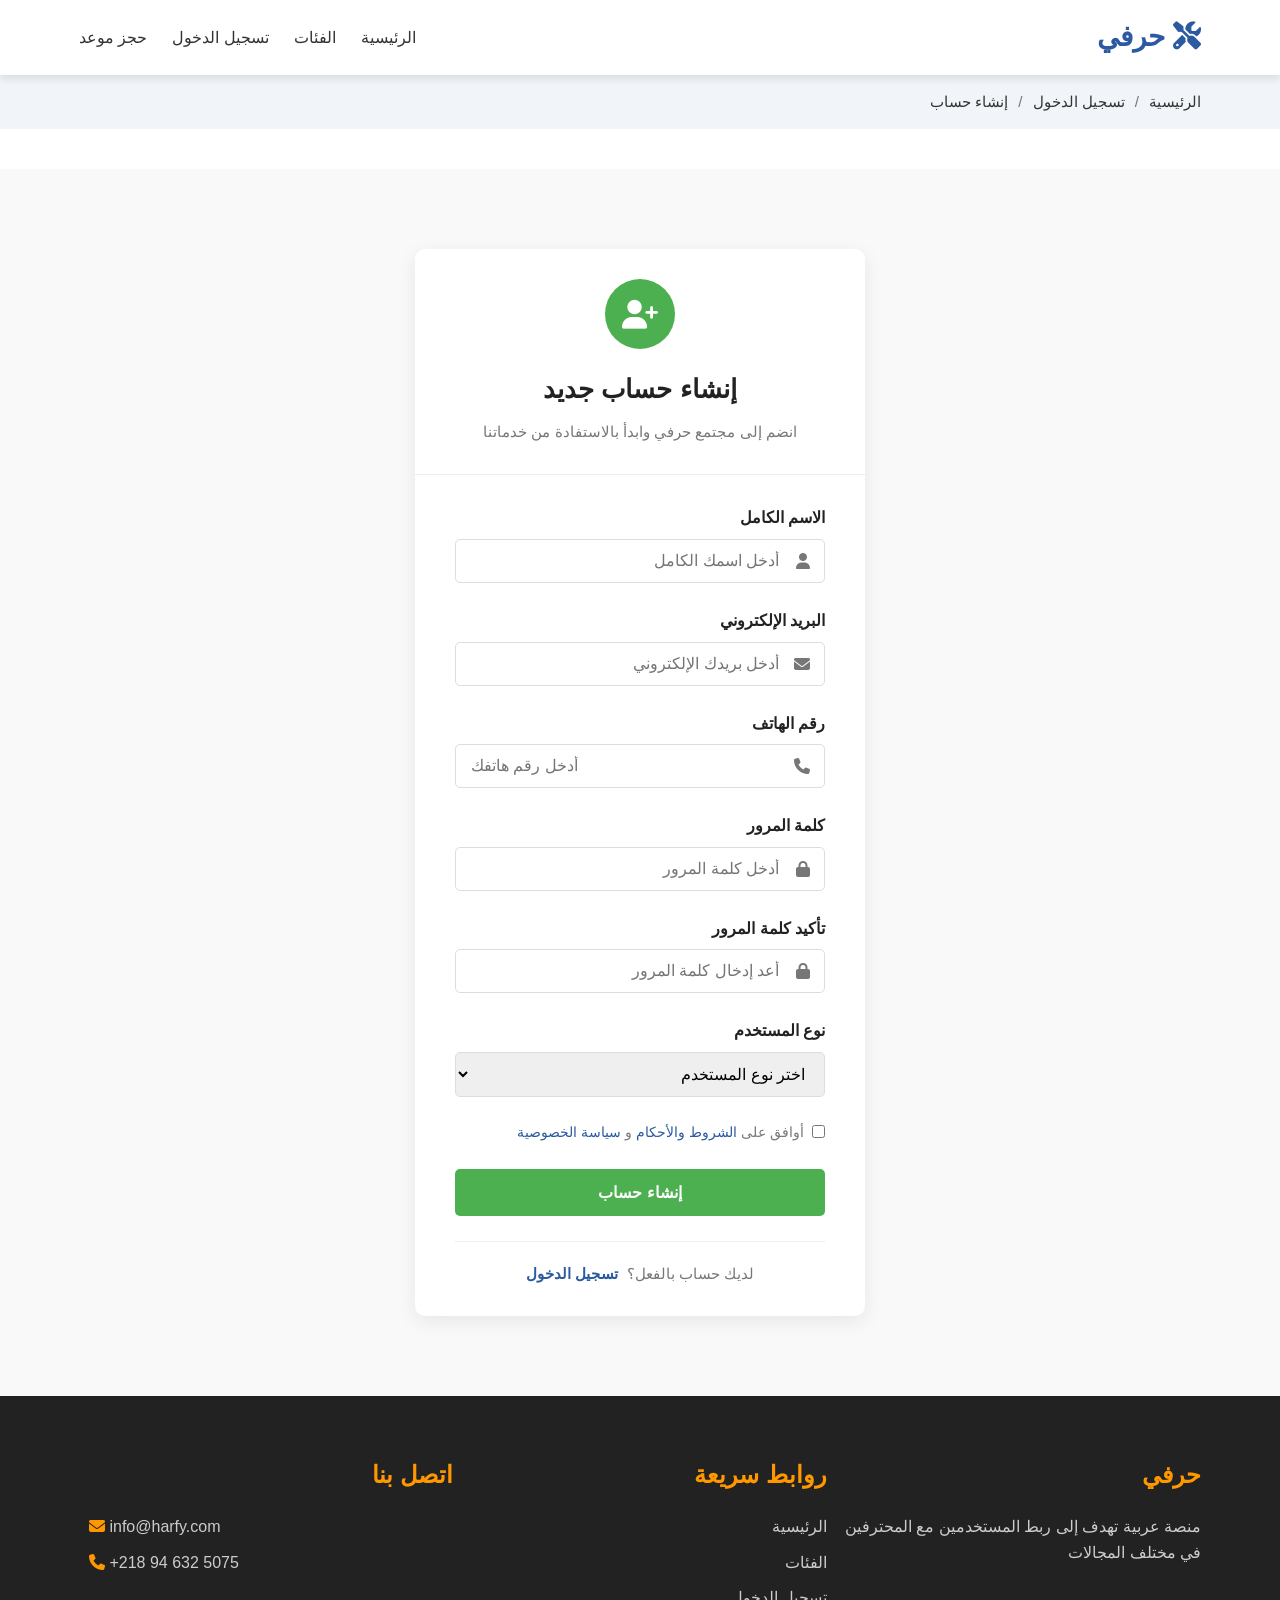
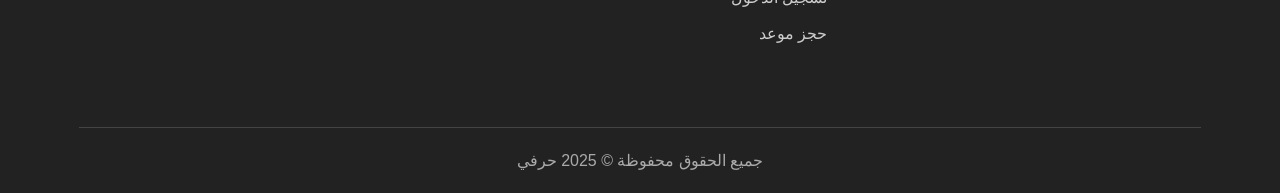
<file: register.html>
<!DOCTYPE html>
<html lang="ar" dir="rtl">
<head>
    <meta charset="UTF-8">
    <meta name="viewport" content="width=device-width, initial-scale=1.0">
    <title>إنشاء حساب - حرفي</title>
    <link rel="stylesheet" href="CSS/style.css">
    <link rel="stylesheet" href="https://cdnjs.cloudflare.com/ajax/libs/font-awesome/6.4.0/css/all.min.css">
</head>
<body>
    <!-- شريط التنقل -->
    <nav class="navbar">
        <div class="container">
            <a href="index.html" class="logo"><i class="fas fa-tools"> </i> حرفي</a>
            <input type="checkbox" id="menu-toggle" class="menu-checkbox">
            <label for="menu-toggle" class="menu-toggle">
                <i class="fas fa-bars"></i>
            </label>
            <ul class="nav-links">
                <li><a href="index.html">الرئيسية</a></li>
                <li><a href="categories.html">الفئات</a></li>
                <li><a href="login.html">تسجيل الدخول</a></li>
                <li><a href="booking.html">حجز موعد</a></li>
            </ul>
        </div>
    </nav>

    <!-- مسار التنقل -->
    <div class="breadcrumb">
        <div class="container">
            <div class="breadcrumb-links">
                <a href="index.html">الرئيسية</a>
                <span class="separator">/</span>
                <a href="login.html">تسجيل الدخول</a>
                <span class="separator">/</span>
                <span>إنشاء حساب</span>
            </div>
        </div>
    </div>

    <!-- قسم التسجيل -->
    <section class="categories login-section">
        <div class="container">
            <div class="login-container">
                <div class="login-box">
                    <div class="register-header">
                        <div class="register-icon">
                            <i class="fas fa-user-plus"></i>
                        </div>
                        <h2>إنشاء حساب جديد</h2>
                        <p>انضم إلى مجتمع حرفي وابدأ بالاستفادة من خدماتنا</p>
                    </div>
                    
                    <form class="login-form" action="login.html" method="get">
                        <div class="form-group">
                            <label for="name">الاسم الكامل</label>
                            <div class="input-with-icon">
                                <input type="text" id="name" name="name" required placeholder="أدخل اسمك الكامل">
                                <i class="fas fa-user"></i>
                            </div>
                        </div>
                        
                        <div class="form-group">
                            <label for="email">البريد الإلكتروني</label>
                            <div class="input-with-icon">
                                <input type="email" id="email" name="email" required placeholder="أدخل بريدك الإلكتروني">
                                <i class="fas fa-envelope"></i>
                            </div>
                        </div>
                        
                        <div class="form-group">
                            <label for="phone">رقم الهاتف</label>
                            <div class="input-with-icon">
                                <input type="tel" id="phone" name="phone" required placeholder="أدخل رقم هاتفك">
                                <i class="fas fa-phone"></i>
                            </div>
                        </div>
                        
                        <div class="form-group">
                            <label for="password">كلمة المرور</label>
                            <div class="input-with-icon">
                                <input type="password" id="password" name="password" required placeholder="أدخل كلمة المرور">
                                <i class="fas fa-lock"></i>
                            </div>
                        </div>
                        
                        <div class="form-group">
                            <label for="confirm-password">تأكيد كلمة المرور</label>
                            <div class="input-with-icon">
                                <input type="password" id="confirm-password" name="confirm_password" required placeholder="أعد إدخال كلمة المرور">
                                <i class="fas fa-lock"></i>
                            </div>
                        </div>
                        
                        <div class="form-group">
                            <label for="user-type">نوع المستخدم</label>
                            <select id="user-type" name="user_type" required>
                                <option value="">اختر نوع المستخدم</option>
                                <option value="client">عميل (أبحث عن خدمات)</option>
                                <option value="professional">محترف (أقدم خدمات)</option>
                            </select>
                        </div>
                        
                        <div class="terms-agreement">
                            <label class="terms-checkbox">
                                <input type="checkbox" name="agree_terms" required>
                                <span>
                                    أوافق على <a href="#" class="terms-link">الشروط والأحكام</a> و <a href="#" class="terms-link">سياسة الخصوصية</a>
                                </span>
                            </label>
                        </div>
                        
                        <button type="submit" class="btn-primary register-submit-btn">
                            إنشاء حساب
                        </button>
                        
                        <div class="login-link">
                            <p>لديك حساب بالفعل؟ <a href="login.html">تسجيل الدخول</a></p>
                        </div>
                    </form>
                </div>
            </div>
        </div>
    </section>

    <!-- التذييل -->
    <footer class="footer">
        <div class="container">
            <div class="footer-content">
                <div class="footer-section">
                    <h3>حرفي</h3>
                    <p>منصة عربية تهدف إلى ربط المستخدمين مع المحترفين في مختلف المجالات</p>
                </div>
                <div class="footer-section">
                    <h3>روابط سريعة</h3>
                    <ul>
                        <li><a href="index.html">الرئيسية</a></li>
                        <li><a href="categories.html">الفئات</a></li>
                        <li><a href="login.html">تسجيل الدخول</a></li>
                        <li><a href="booking.html">حجز موعد</a></li>
                    </ul>
                </div>
                <div class="footer-section">
                    <h3>اتصل بنا</h3>
                     <p dir="ltr"><i class="fas fa-envelope"></i> info@harfy.com</p>
                    <p dir="ltr"><i class="fas fa-phone" ></i> +218 94 632 5075</p>
                </div>
            </div>
            <div class="footer-bottom">
                <p>جميع الحقوق محفوظة &copy; 2025 حرفي</p>
            </div>
        </div>
    </footer>
</body>

</html>
</file>
<file: CSS/style.css>
/* ==================== */
/* أساسيات وإعدادات عامة */
/* ==================== */
* {
    margin: 0;
    padding: 0;
    box-sizing: border-box;
    font-family: 'Segoe UI', Tahoma, Geneva, Verdana, sans-serif;
}

:root {
    --primary-color: #2c5aa0;
    --secondary-color: #4CAF50;
    --accent-color: #FF9800;
    --text-color: #333;
    --light-color: #f9f9f9;
    --dark-color: #222;
    --gray-color: #777;
    --shadow: 0 4px 8px rgba(0, 0, 0, 0.1);
}

body {
    background-color: #fff;
    color: var(--text-color);
    line-height: 1.6;
    direction: rtl;
}

.container {
    width: 90%;
    max-width: 1200px;
    margin: 0 auto;
    padding: 0 15px;
}

/* ==================== */
/* التخطيط والمكونات العامة */
/* ==================== */
.section-title {
    text-align: center;
    margin-bottom: 50px;
    font-size: 2.2rem;
    color: var(--dark-color);
    position: relative;
}

.section-title::after {
    content: '';
    position: absolute;
    width: 80px;
    height: 4px;
    background-color: var(--primary-color);
    bottom: -10px;
    right: 50%;
    transform: translateX(50%);
}

.btn-primary {
    display: inline-block;
    background-color: var(--primary-color);
    color: white;
    padding: 12px 30px;
    border-radius: 5px;
    text-decoration: none;
    font-weight: 600;
    transition: background-color 0.3s;
    border: none;
    cursor: pointer;
}

.btn-primary:hover {
    background-color: #1e3d6f;
}

.form-group {
    margin-bottom: 25px;
}

.form-group label {
    display: block;
    margin-bottom: 8px;
    font-weight: 600;
    color: var(--dark-color);
}

.form-group input,
.form-group select,
.form-group textarea {
    width: 100%;
    padding: 12px 15px;
    border: 1px solid #ddd;
    border-radius: 5px;
    font-size: 1rem;
}

.form-group textarea {
    height: 120px;
    resize: vertical;
}

/* ==================== */
/* شريط التنقل */
/* ==================== */
.navbar {
    background-color: #fff;
    box-shadow: var(--shadow);
    position: sticky;
    top: 0;
    z-index: 1000;
    padding: 15px 0;
}

.navbar .container {
    display: flex;
    justify-content: space-between;
    align-items: center;
    position: relative;
}

.logo {
    font-size: 28px;
    font-weight: 700;
    color: var(--primary-color);
    text-decoration: none;
}

.nav-links {
    display: flex;
    list-style: none;
}

.nav-links li {
    margin-right: 25px;
}

.nav-links a {
    text-decoration: none;
    color: var(--text-color);
    font-weight: 500;
    transition: color 0.3s;
}

.nav-links a:hover,
.nav-links a.active {
    color: var(--primary-color);
}

/* تنسيق القائمة المنسدلة (بدون JavaScript) */
.menu-checkbox {
    display: none;
}

.menu-toggle {
    display: none;
    font-size: 1.5rem;
    cursor: pointer;
    color: var(--primary-color);
    padding: 10px;
    border-radius: 4px;
    transition: background-color 0.3s;
}

.menu-toggle:hover {
    background-color: rgba(0, 0, 0, 0.05);
}

/* ==================== */
/* الصفحة الرئيسية */
/* ==================== */
/* قسم الهيرو */
.hero {
    padding: 80px 0;
    background: linear-gradient(to left, #f8f9fa, #e9ecef);
}

.hero .container {
    display: flex;
    align-items: center;
    justify-content: space-between;
    flex-wrap: wrap;
}

.hero-content {
    flex: 1;
    min-width: 300px;
    margin-bottom: 30px;
}

.hero-content h1 {
    font-size: 2.8rem;
    margin-bottom: 20px;
    color: var(--dark-color);
}

.hero-content p {
    font-size: 1.2rem;
    color: var(--gray-color);
    margin-bottom: 30px;
}

.hero-image {
    flex: 1;
    min-width: 300px;
}

.hero-image img {
    width: 100%;
    border-radius: 50%;
    box-shadow: var(--shadow);
    transition: all 0.4s ease;
    transform-origin: center center;
}
.hero-image:hover img {
    transform: scale(1.05);
    box-shadow: 0 12px 30px rgba(255, 155, 33, 0.842);
}

/* قسم الفئات */
.categories {
    padding: 80px 0;
    background-color: var(--light-color);
}

.categories-grid {
    display: grid;
    grid-template-columns: repeat(auto-fill, minmax(250px, 1fr));
    gap: 30px;
}

.category-card {
    background-color: white;
    padding: 30px 20px;
    border-radius: 10px;
    text-align: center;
    box-shadow: var(--shadow);
    transition: transform 0.3s;
}

.category-card:hover {
    transform: translateY(-10px);
}

.category-card i {
    font-size: 50px;
    color: var(--primary-color);
    margin-bottom: 20px;
}

.category-card h3 {
    margin-bottom: 15px;
    color: var(--dark-color);
}

.category-card p {
    color: var(--gray-color);
}

/* قسم كيف يعمل */
.how-it-works {
    padding: 80px 0;
}

.steps {
    display: flex;
    justify-content: space-between;
    flex-wrap: wrap;
}

.step {
    flex: 1;
    min-width: 200px;
    text-align: center;
    padding: 20px;
    margin: 10px;
}

.step-number {
    display: inline-block;
    width: 50px;
    height: 50px;
    background-color: var(--primary-color);
    color: white;
    border-radius: 50%;
    line-height: 50px;
    font-size: 24px;
    font-weight: bold;
    margin-bottom: 20px;
}

.step h3 {
    margin-bottom: 15px;
    color: var(--dark-color);
}

.step p {
    color: var(--gray-color);
}

/* ==================== */
/* صفحة الفئات */
/* ==================== */
/* مسار التنقل */
.breadcrumb {
    background-color: #f1f5f9;
    padding: 15px 0;
    margin-bottom: 40px;
}

.breadcrumb-links {
    display: flex;
    gap: 10px;
    font-size: 0.95rem;
}

.breadcrumb-links a {
    color: var(--text-color);
    text-decoration: none;
}

.breadcrumb-links a:hover {
    color: var(--primary-color);
}

.breadcrumb-links .separator {
    color: var(--gray-color);
}

/* تنسيق المقدمة في صفحة الفئات */
.page-intro {
    text-align: center;
    margin-bottom: 40px;
    font-size: 1.1rem;
    color: var(--gray-color);
}

/* قسم تفاصيل الفئة */
.category-detail {
    margin: 50px 0;
    padding: 30px;
    background-color: #f8f9fa;
    border-radius: 10px;
    box-shadow: 0 4px 8px rgba(0, 0, 0, 0.05);
}

.category-detail h2 {
    color: var(--primary-color);
    margin-bottom: 25px;
    padding-bottom: 15px;
    border-bottom: 2px solid #eaeaea;
    display: flex;
    align-items: center;
}

.category-detail h2 i {
    margin-left: 15px;
    font-size: 1.8rem;
}

.category-intro {
    font-size: 1.1rem;
    line-height: 1.8;
    color: var(--text-color);
    margin-bottom: 25px;
}

/* إحصائيات الفئة */
.category-stats {
    display: flex;
    gap: 20px;
    margin-bottom: 25px;
    flex-wrap: wrap;
}

.stat-item {
    display: flex;
    align-items: center;
    gap: 10px;
    padding: 10px 15px;
    background-color: white;
    border-radius: 8px;
    box-shadow: 0 2px 5px rgba(0, 0, 0, 0.05);
}

.stat-item i {
    color: var(--primary-color);
    font-size: 1.5rem;
}

.stat-text span {
    display: block;
}

.stat-value {
    font-weight: bold;
    font-size: 1.2rem;
}

.stat-label {
    font-size: 0.9rem;
    color: var(--gray-color);
}

/* قائمة المحترفين */
.professionals-list {
    display: grid;
    grid-template-columns: repeat(auto-fill, minmax(280px, 1fr));
    gap: 25px;
    margin-top: 30px;
}

.professional-item {
    background: white;
    border-radius: 8px;
    overflow: hidden;
    box-shadow: 0 3px 10px rgba(0, 0, 0, 0.08);
    transition: transform 0.3s, box-shadow 0.3s;
}

.professional-item:hover {
    transform: translateY(-5px);
    box-shadow: 0 6px 15px rgba(0, 0, 0, 0.1);
}

.professional-img {
    height: 180px;
    width: 100%;
    overflow: hidden;
}

.professional-img img {
    width: 100%;
    height: 100%;
    object-fit: cover;
}

.professional-info {
    padding: 20px;
}

.professional-name {
    font-size: 1.3rem;
    margin-bottom: 8px;
    color: var(--dark-color);
}

.professional-rating {
    color: #FF9800;
    margin-bottom: 10px;
}

.professional-location {
    color: var(--gray-color);
    font-size: 0.9rem;
    margin-bottom: 15px;
}

.professional-location i {
    margin-left: 5px;
}

.professional-skills {
    display: flex;
    flex-wrap: wrap;
    gap: 8px;
    margin-bottom: 15px;
}

.skill-tag {
    background-color: #eef4ff;
    color: var(--primary-color);
    padding: 5px 10px;
    border-radius: 20px;
    font-size: 0.85rem;
}

.professional-footer {
    display: flex;
    justify-content: space-between;
    align-items: center;
    margin-top: 15px;
}

.professional-price {
    font-weight: bold;
    color: var(--primary-color);
}

/* تنسيق أزرار الحجز في صفحة الفئات */
.professional-info .btn-primary {
    padding: 8px 15px;
    font-size: 0.9rem;
}

/* روابط الفئات السريعة */
.category-quick-links {
    background-color: #f0f7ff;
    padding: 30px;
    border-radius: 10px;
    margin: 50px 0;
    text-align: center;
}

.category-quick-links h3 {
    margin-bottom: 20px;
}

.category-quick-links .links-container {
    display: flex;
    flex-wrap: wrap;
    justify-content: center;
    gap: 15px;
}

.category-quick-links .btn-primary {
    padding: 10px 20px;
    margin: 5px;
}

/* ==================== */
/* صفحة الحجز */
/* ==================== */
.booking-form {
    max-width: 600px;
    margin: 40px auto;
    background-color: white;
    padding: 40px;
    border-radius: 10px;
    box-shadow: var(--shadow);
}

/* ==================== */
/* صفحات المصادقة (تسجيل دخول وتسجيل) */
/* ==================== */
.login-section {
    padding: 60px 0;
    background-color: var(--light-color);
    min-height: 70vh;
}

.login-container {
    display: flex;
    justify-content: center;
    align-items: center;
    padding: 20px 0;
}

.login-box {
    width: 100%;
    max-width: 450px;
    background: white;
    border-radius: 10px;
    box-shadow: 0 5px 20px rgba(0, 0, 0, 0.08);
    overflow: hidden;
    margin: 0 auto;
}

/* رأس النموذج */
.login-header, .register-header {
    text-align: center;
    padding: 30px 40px 10px;
    border-bottom: 1px solid #eee;
}

.login-icon, .register-icon {
    color: white;
    width: 70px;
    height: 70px;
    border-radius: 50%;
    display: inline-flex;
    align-items: center;
    justify-content: center;
    margin-bottom: 20px;
    font-size: 1.8rem;
}

.login-icon {
    background-color: var(--primary-color);
}

.register-icon {
    background-color: var(--secondary-color);
}

.login-header h2, .register-header h2 {
    margin-bottom: 10px;
    color: var(--dark-color);
    font-size: 1.6rem;
}

.login-header p, .register-header p {
    color: var(--gray-color);
    font-size: 0.95rem;
    margin-bottom: 20px;
}

/* النموذج */
.login-form {
    padding: 30px 40px;
}

/* حقول الإدخال */
.input-with-icon {
    position: relative;
}

.input-with-icon i {
    position: absolute;
    right: 15px;
    top: 50%;
    transform: translateY(-50%);
    color: var(--gray-color);
    font-size: 1rem;
}

.input-with-icon input {
    width: 100%;
    padding: 12px 45px 12px 15px;
    border: 1px solid #ddd;
    border-radius: 5px;
    font-size: 1rem;
    transition: border-color 0.3s;
}

.input-with-icon input:focus {
    border-color: var(--primary-color);
    outline: none;
    box-shadow: 0 0 0 2px rgba(44, 90, 160, 0.1);
}

/* خيارات تسجيل الدخول */
.login-options {
    display: flex;
    justify-content: space-between;
    align-items: center;
    margin-bottom: 25px;
}

.remember-me {
    display: flex;
    align-items: center;
    cursor: pointer;
}

.remember-me input {
    margin-left: 8px;
}

.remember-me span {
    font-size: 0.9rem;
    color: var(--gray-color);
}

.forgot-password {
    color: var(--primary-color);
    text-decoration: none;
    font-size: 0.9rem;
}

.forgot-password:hover {
    text-decoration: underline;
}

/* زر الإرسال */
.login-submit-btn, .register-submit-btn {
    width: 100%;
    padding: 14px;
    font-size: 1rem;
    font-weight: 600;
    color: white;
    border: none;
    border-radius: 5px;
    cursor: pointer;
    transition: background-color 0.3s;
}

.login-submit-btn {
    background-color: var(--primary-color);
}

.login-submit-btn:hover {
    background-color: #1e3d6f;
}

.register-submit-btn {
    background-color: var(--secondary-color);
}

.register-submit-btn:hover {
    background-color: #3d8b40;
}

/* رابط إنشاء حساب وتسجيل الدخول */
.register-link, .login-link {
    text-align: center;
    margin-top: 25px;
    padding-top: 20px;
    border-top: 1px solid #eee;
}

.register-link p, .login-link p {
    color: var(--gray-color);
    font-size: 0.95rem;
}

.register-link a, .login-link a {
    color: var(--primary-color);
    text-decoration: none;
    font-weight: 600;
    margin-right: 5px;
}

.register-link a:hover, .login-link a:hover {
    text-decoration: underline;
}

/* شروط الاستخدام */
.terms-agreement {
    margin: 20px 0 25px;
}

.terms-checkbox {
    display: flex;
    align-items: flex-start;
    cursor: pointer;
}

.terms-checkbox input {
    margin-left: 8px;
    margin-top: 3px;
}

.terms-checkbox span {
    font-size: 0.9rem;
    color: var(--gray-color);
    line-height: 1.5;
}

.terms-link {
    color: var(--primary-color);
    text-decoration: none;
}

.terms-link:hover {
    text-decoration: underline;
}

/* ==================== */
/* التذييل */
/* ==================== */
.footer {
    background-color: var(--dark-color);
    color: white;
    padding: 60px 0 20px;
}

.footer-content {
    display: flex;
    justify-content: space-between;
    flex-wrap: wrap;
    margin-bottom: 40px;
}

.footer-section {
    flex: 1;
    min-width: 250px;
    margin-bottom: 30px;
}

.footer-section h3 {
    margin-bottom: 20px;
    font-size: 1.5rem;
    color: var(--accent-color);
}

.footer-section p {
    margin-bottom: 10px;
    color: #ccc;
}

.footer-section ul {
    list-style: none;
}

.footer-section ul li {
    margin-bottom: 10px;
}

.footer-section a {
    color: #ccc;
    text-decoration: none;
    transition: color 0.3s;
}

.footer-section a:hover {
    color: var(--accent-color);
}

.footer-section i {
    margin-left: 10px;
    color: var(--accent-color);
}

.footer-bottom {
    text-align: center;
    padding-top: 20px;
    border-top: 1px solid #444;
    color: #aaa;
}

/* ==================== */
/* التصميم المتجاوب */
/* ==================== */
@media (max-width: 768px) {
    /* القائمة المنسدلة */
    .menu-toggle {
        display: block;
    }
    
    .nav-links {
        position: fixed;
        top: 70px;
        right: -100%;
        width: 80%;
        height: calc(100vh - 70px);
        background-color: white;
        flex-direction: column;
        align-items: center;
        padding-top: 40px;
        transition: right 0.3s ease;
        box-shadow: var(--shadow);
        z-index: 999;
    }
    
    /* عند تفعيل checkbox تظهر القائمة */
    .menu-checkbox:checked ~ .nav-links {
        right: 0;
    }
    
    .nav-links li {
        margin: 20px 0;
        width: 100%;
        text-align: center;
    }
    
    .nav-links a {
        display: block;
        padding: 15px;
        font-size: 1.1rem;
        border-bottom: 1px solid #f0f0f0;
        width: 100%;
    }
    
    .nav-links a:hover {
        background-color: #f5f5f5;
    }
    
    /* محتوى متجاوب */
    .hero-content h1 {
        font-size: 2.2rem;
    }
    
    .steps {
        flex-direction: column;
    }
    
    .step {
        margin-bottom: 30px;
    }
    
    .category-detail {
        padding: 20px;
    }
    
    .category-stats {
        flex-direction: column;
    }
    
    .professional-footer {
        flex-direction: column;
        align-items: flex-start;
        gap: 15px;
    }
    
    .professional-footer .btn-primary {
        width: 100%;
        text-align: center;
    }
    
    /* صفحات المصادقة */
    .login-box {
        max-width: 100%;
        margin: 0 15px;
    }
    
    .login-form {
        padding: 25px;
    }
    
    .login-header,
    .register-header {
        padding: 25px 25px 10px;
    }
    
    .login-header h2,
    .register-header h2 {
        font-size: 1.4rem;
    }
    
    .login-options {
        flex-direction: column;
        align-items: flex-start;
        gap: 15px;
    }
    
    .forgot-password {
        align-self: flex-end;
    }
}

@media (max-width: 480px) {
    .breadcrumb-links {
        font-size: 0.85rem;
    }
    
    .category-detail h2 {
        font-size: 1.5rem;
    }
    
    .category-intro {
        font-size: 1rem;
    }
    
    .hero-content h1 {
        font-size: 1.8rem;
    }
    
    .hero-content p {
        font-size: 1rem;
    }
    
    .section-title {
        font-size: 1.8rem;
    }
    
    .category-card {
        padding: 20px 15px;
    }
    
    .booking-form {
        padding: 20px;
    }
}

/* على الشاشات الكبيرة */
@media (min-width: 769px) {
    .nav-links {
        display: flex;
    }
}
</file>
